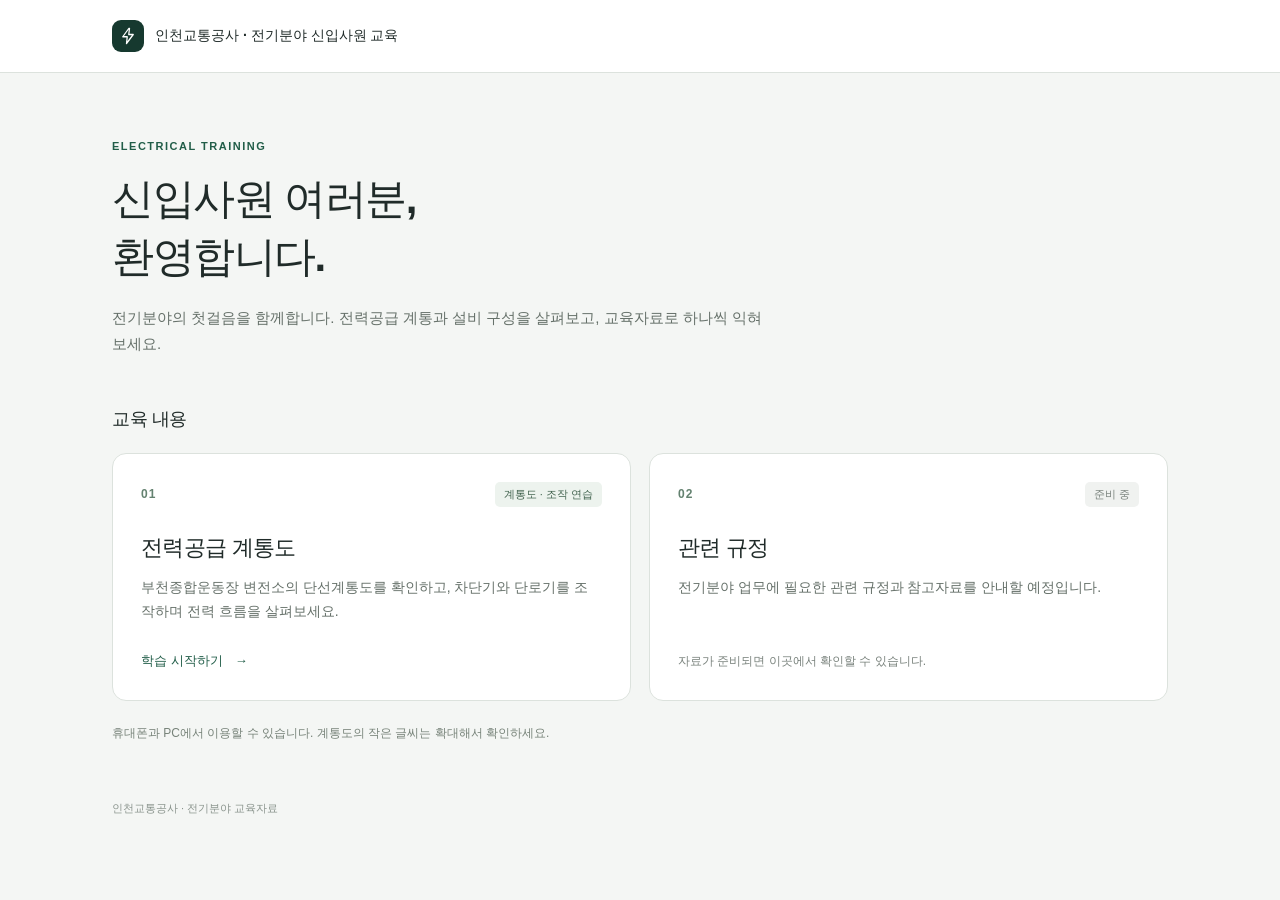
<file: index.html>
<!DOCTYPE html>
<html lang="ko">
<head>
<meta charset="UTF-8">
<meta name="viewport" content="width=device-width, initial-scale=1">
<meta name="theme-color" content="#16392f">
<title>인천교통공사 전기분야 신입사원 교육 안내</title>
<style>
:root{font-family:"Pretendard","Apple SD Gothic Neo","Malgun Gothic",Arial,sans-serif;color:#202b29;background:#f4f6f4;font-synthesis:none}*{box-sizing:border-box}body{margin:0;line-height:1.7}
.site-header{background:#fff;border-bottom:1px solid #dce2dd}.header-inner{max-width:1120px;margin:auto;padding:20px 32px;display:flex;align-items:center;gap:11px;font-size:14px;font-weight:700}.brand-icon{width:32px;height:32px;display:grid;place-items:center;background:#16392f;color:#fff;border-radius:9px;flex-shrink:0}.brand-icon svg{width:18px;height:18px}
main{max-width:1120px;margin:auto;padding:64px 32px 56px}.eyebrow{margin:0 0 14px;font-size:11px;font-weight:700;letter-spacing:1.5px;color:#215d48}h1{font-size:clamp(28px,4vw,42px);line-height:1.4;letter-spacing:-1.5px;margin:0 0 18px}.intro{margin:0;max-width:660px;font-size:15px;color:#66716a}.section-heading{margin:48px 0 18px;font-size:18px;letter-spacing:-.5px}
.courses{display:grid;grid-template-columns:1fr 1fr;gap:18px}.course{padding:28px;border:1px solid #dce2dd;border-radius:14px;background:#fff;min-width:0;display:flex;flex-direction:column;align-items:flex-start}a.course{text-decoration:none;color:inherit}a.course:hover{border-color:#658c75;background:#fbfdfb}a.course:focus-visible{outline:3px solid #2574ba;outline-offset:4px}.course-top{width:100%;display:flex;justify-content:space-between;align-items:center;gap:12px}.number{color:#648270;font-size:12px;font-weight:700;letter-spacing:1px}.badge{border-radius:5px;padding:3px 9px;color:#42634f;background:#edf3ee;font-size:11px}.badge.pending{background:#f0f2f0;color:#7a837d}.course h3{font-size:22px;margin:22px 0 10px;letter-spacing:-.7px}.course p{margin:0 0 26px;font-size:14px;color:#66716a}.course-action{margin-top:auto;font-size:13px;font-weight:700;color:#215d48;display:flex;align-items:center;gap:12px}.pending-text{margin-top:auto;font-size:12px;color:#7a837d}.note{margin:22px 0 0;font-size:12px;color:#778379}footer{max-width:1120px;margin:auto;padding:0 32px 28px;font-size:11px;color:#8a948d}
@media(max-width:600px){.header-inner{padding:14px 16px;font-size:12px}main{padding:36px 16px}h1{font-size:29px}.intro{font-size:14px}.section-heading{margin-top:32px}.courses{grid-template-columns:1fr;gap:14px}.course{padding:23px}footer{padding:0 16px 24px}}
</style>
</head>
<body>
<header class="site-header"><div class="header-inner"><span class="brand-icon" aria-hidden="true"><svg viewBox="0 0 24 24" fill="none"><path d="M13 2 5 13h6l-1 9 9-12h-6l1-8Z" stroke="currentColor" stroke-width="1.7" stroke-linejoin="round"/></svg></span><span>인천교통공사 · 전기분야 신입사원 교육</span></div></header>
<main>
<p class="eyebrow">ELECTRICAL TRAINING</p>
<h1>신입사원 여러분,<br>환영합니다.</h1>
<p class="intro">전기분야의 첫걸음을 함께합니다. 전력공급 계통과 설비 구성을 살펴보고, 교육자료로 하나씩 익혀보세요.</p>
<section aria-labelledby="courses-heading">
<h2 class="section-heading" id="courses-heading">교육 내용</h2>
<div class="courses">
<a class="course" href="./power.html">
<div class="course-top"><span class="number">01</span><span class="badge">계통도 · 조작 연습</span></div>
<h3>전력공급 계통도</h3>
<p>부천종합운동장 변전소의 단선계통도를 확인하고, 차단기와 단로기를 조작하며 전력 흐름을 살펴보세요.</p>
<span class="course-action">학습 시작하기 <span aria-hidden="true">→</span></span>
</a>
<article class="course">
<div class="course-top"><span class="number">02</span><span class="badge pending">준비 중</span></div>
<h3>관련 규정</h3>
<p>전기분야 업무에 필요한 관련 규정과 참고자료를 안내할 예정입니다.</p>
<span class="pending-text">자료가 준비되면 이곳에서 확인할 수 있습니다.</span>
</article>
</div>
</section>
<p class="note">휴대폰과 PC에서 이용할 수 있습니다. 계통도의 작은 글씨는 확대해서 확인하세요.</p>
</main>
<footer>인천교통공사 · 전기분야 교육자료</footer>
</body>
</html>
</file>
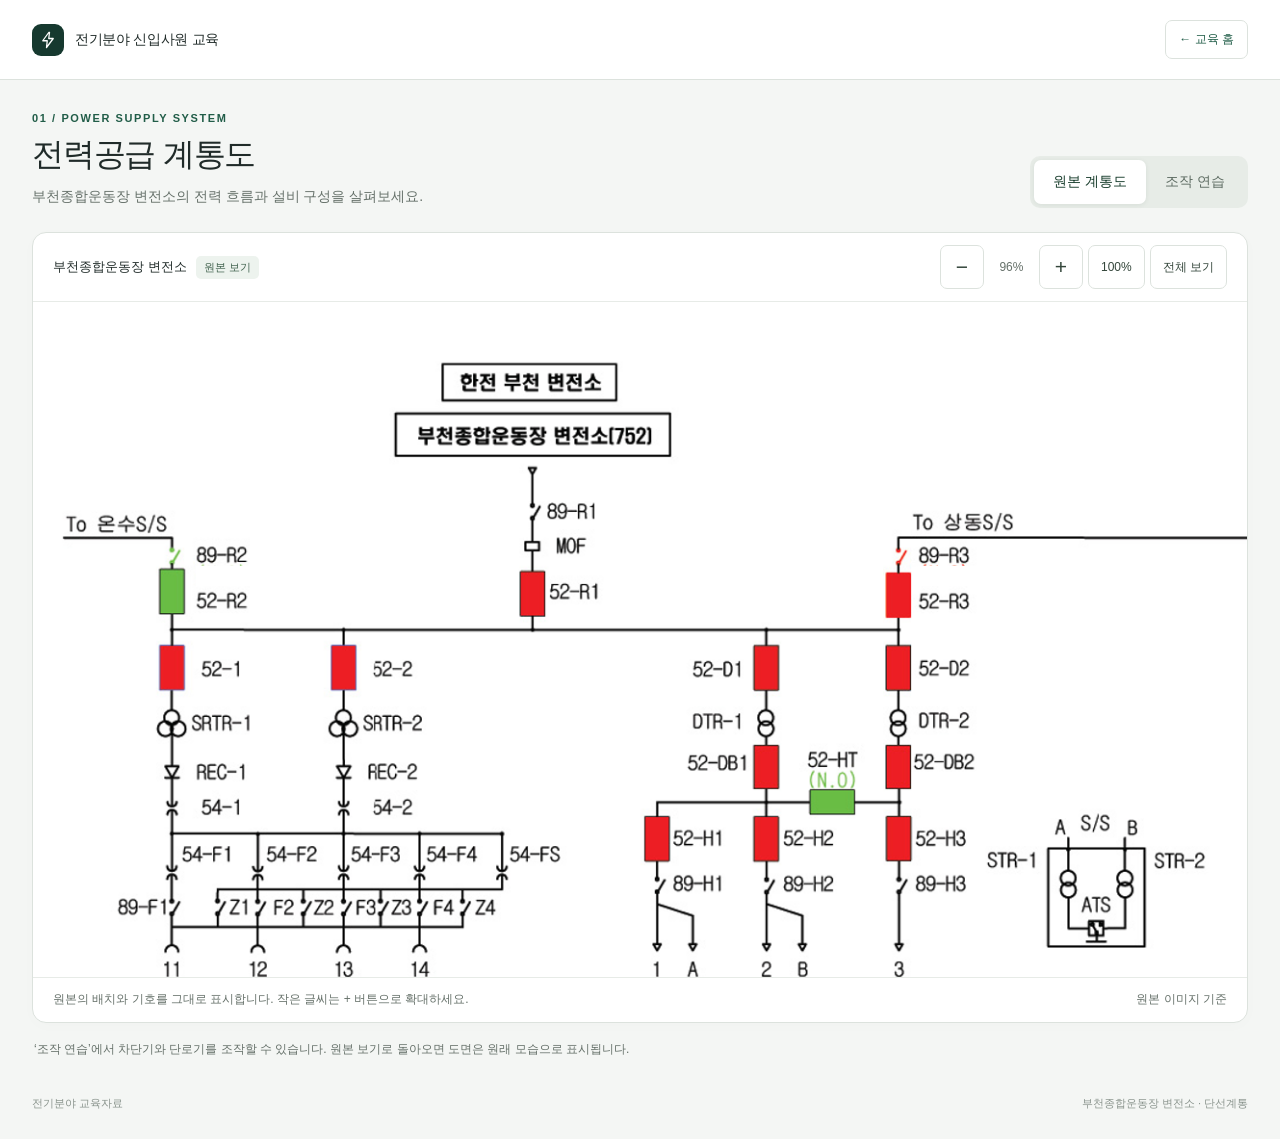
<file: power.html>
<!DOCTYPE html>
<html lang="ko">
<head>
<meta charset="utf-8">
<meta name="viewport" content="width=device-width,initial-scale=1">
<meta name="theme-color" content="#16392f">
<title>부천종합운동장 변전소 | 전기분야 신입사원 교육</title>
<style>
:root{font-family:"Pretendard","Apple SD Gothic Neo","Malgun Gothic",Arial,sans-serif;color:#202b29;background:#f4f6f4;font-synthesis:none;--green:#215d48;--border:#dce2dd;--muted:#66716a}
*{box-sizing:border-box}body{margin:0}button,select{font:inherit}button,select{min-height:44px}button{cursor:pointer}button:disabled{opacity:.4;cursor:default}button:focus-visible,select:focus-visible,summary:focus-visible{outline:3px solid #2574ba;outline-offset:3px}[hidden]{display:none!important}
.site-header{background:#fff;border-bottom:1px solid var(--border)}.header-inner{max-width:1440px;margin:auto;padding:20px 32px;display:flex;align-items:center;justify-content:space-between;gap:16px}.brand{display:flex;align-items:center;gap:11px;font-size:14px;font-weight:700;letter-spacing:-.3px}.brand-icon{width:32px;height:32px;display:grid;place-items:center;background:#16392f;color:white;border-radius:9px}.brand-icon svg{width:18px;height:18px}.header-caption{font-size:12px;color:var(--muted)}.home-link{color:var(--green);text-decoration:none;border:1px solid var(--border);border-radius:7px;padding:10px 13px;font-size:12px;white-space:nowrap}.home-link:hover{background:#f0f5f0}.home-link:focus-visible{outline:3px solid #2574ba;outline-offset:3px}
main{max-width:1440px;margin:auto;padding:32px}.intro{display:flex;align-items:flex-end;justify-content:space-between;gap:24px;margin-bottom:24px}.eyebrow{font-size:11px;font-weight:700;color:var(--green);letter-spacing:1.6px;margin:0 0 10px}h1{font-size:clamp(23px,3vw,32px);line-height:1.3;letter-spacing:-1.2px;margin:0 0 9px}.subtitle{margin:0;color:var(--muted);font-size:14px;line-height:1.7}.mode-switch{display:flex;padding:4px;background:#e7ece7;border-radius:10px;flex-shrink:0}.mode-switch button{border:0;background:transparent;color:#5d6b62;border-radius:7px;padding:10px 19px;font-size:14px;font-weight:600;white-space:nowrap}.mode-switch button[aria-pressed="true"]{background:white;color:#183d2c;box-shadow:0 1px 5px #20372513}
.drawing-card{background:#fff;border:1px solid var(--border);border-radius:14px;overflow:hidden;box-shadow:0 3px 16px #223b2504}.drawing-toolbar{display:flex;justify-content:space-between;align-items:center;gap:12px;padding:12px 20px;border-bottom:1px solid #e7ebe7;flex-wrap:wrap}.drawing-label{display:flex;align-items:center;gap:9px;flex-wrap:wrap;font-size:13px;font-weight:600}.badge{padding:4px 8px;border-radius:5px;background:#edf3ee;color:#42634f;font-size:11px;font-weight:600}.zoom-tools{display:flex;align-items:center;gap:5px}.icon-btn,.quiet-btn{border:1px solid var(--border);border-radius:7px;background:white;color:#34463b;padding:7px 12px;font-size:12px}.icon-btn{width:44px;padding:0;font-size:21px}.quiet-btn:hover,.icon-btn:hover{background:#f0f5f0}#zoom-value{font-size:12px;color:var(--muted);min-width:45px;text-align:center;font-variant-numeric:tabular-nums}
.viewer{overflow:auto;max-height:75vh;background:#fff;overscroll-behavior:contain;scrollbar-color:#b4c2b8 #f3f5f3}.diagram-wrap{margin:0 auto;flex-shrink:0}#diagram{display:block;width:100%;height:auto;touch-action:pan-x pan-y pinch-zoom}.hotspot{cursor:pointer;outline:none}.hotspot .target{fill:transparent;stroke:transparent;stroke-width:2}.hotspot:hover .target,.hotspot:focus-visible .target{fill:#216eaf18;stroke:#2176ad;stroke-dasharray:4 3}.hotspot[aria-current="true"] .target{stroke:#2176ad;stroke-dasharray:4 3}
.drawing-footer{display:flex;justify-content:space-between;gap:12px;padding:12px 20px;border-top:1px solid #e7ebe7;font-size:12px;color:var(--muted);line-height:1.6}.drawing-footer p{margin:0}.legend{display:flex;gap:14px;align-items:center;flex-wrap:wrap}.legend span{display:inline-flex;align-items:center;gap:5px}.swatch{width:10px;height:10px;border:1px solid #333;display:inline-block}.closed{background:#ed2226}.opened{background:#67b53f}.line{display:inline-block;width:18px;height:0;border-top:3px solid}.live{border-color:#e92828}.dead{border-color:#2baf57}
.practice-heading{display:flex;justify-content:space-between;align-items:center;gap:14px;margin:24px 0 12px}.practice-heading h2{font-size:17px;margin:0;letter-spacing:-.5px}.practice-actions{display:flex;align-items:center;gap:12px}#count{font-size:12px;color:var(--muted)}.panels{display:grid;grid-template-columns:minmax(0,1.15fr) minmax(0,1fr) minmax(0,.9fr);gap:14px}.panel{background:#fff;border:1px solid var(--border);border-radius:12px;padding:20px;min-width:0}.panel h3{font-size:13px;margin:0 0 16px}.field-label{display:block;font-size:12px;color:var(--muted);margin:0 0 7px}select{width:100%;border:1px solid #cdd7ce;border-radius:7px;background:#fff;padding:8px 30px 8px 10px;font-size:13px;color:#283e30}#selection{font-size:13px;line-height:1.7;color:var(--muted);min-height:60px;margin-top:12px}#selection strong{display:block;font-size:14px;color:#243c2c}.selection-state{display:flex;align-items:center;gap:8px;justify-content:space-between;margin-top:4px}.state{font-size:12px;border-radius:5px;padding:4px 9px;background:#edf4e9;color:#416d32;font-weight:600}.state.on{background:#ffefed;color:#ac342e}.primary-btn{background:#215d48;border:1px solid #215d48;color:#fff;width:100%;border-radius:7px;padding:9px 14px;margin-top:10px;font-size:13px}.primary-btn:hover{background:#184c39}.primary-btn:disabled{background:#829c8d;border-color:#829c8d}.supply-row{display:flex;align-items:center;justify-content:space-between;gap:10px;padding:9px 0;border-bottom:1px solid #edf0ec;font-size:13px}.supply-row:last-child{border:0}.supply-status{display:inline-flex;align-items:center;gap:6px;color:#6c776f;font-size:12px}.supply-status:before{content:"";width:6px;height:6px;border-radius:50%;background:#a0aaa2}.supply-status.on{color:#b2342d}.supply-status.on:before{background:#dc3329}.empty{font-size:12px;color:#7e897f;line-height:1.8}#history{list-style:none;margin:0;padding:0;font-size:12px;max-height:320px;overflow:auto}#history li{display:flex;align-items:baseline;gap:10px;padding:8px 0;border-bottom:1px solid #edf0ec}#history time{color:#7c887f;font-size:10px;font-variant-numeric:tabular-nums}#history span{line-height:1.6}#history strong{font-weight:600}.note{margin:18px 0 0;color:var(--muted);font-size:12px;line-height:1.8}.note summary{cursor:pointer;width:fit-content;padding:6px 0}.note p{max-width:900px;margin:5px 0 0}.reference-note{margin:16px 2px 0;font-size:12px;color:var(--muted);line-height:1.8}.sr-only{position:absolute;width:1px;height:1px;padding:0;margin:-1px;overflow:hidden;clip:rect(0,0,0,0);white-space:nowrap;border:0}footer{max-width:1440px;margin:0 auto;padding:4px 32px 28px;color:#8a948d;font-size:11px;display:flex;justify-content:space-between;gap:12px}
@media(min-width:1800px){.viewer{max-height:none}}@media(max-width:1000px){.intro{align-items:flex-start;flex-direction:column;gap:18px}.panels{grid-template-columns:1fr 1fr}.panel:last-child{grid-column:1/-1}.header-caption{display:none}}@media(max-width:600px){.header-inner{padding:14px 16px}.brand{font-size:12px}main{padding:24px 12px}.intro{margin-bottom:18px}.eyebrow{font-size:10px}h1{font-size:24px}.subtitle{font-size:13px}.mode-switch{width:100%}.mode-switch button{flex:1;padding:10px}.drawing-card{border-radius:10px}.drawing-toolbar{padding:10px;gap:8px}.drawing-label{font-size:12px}.zoom-tools{width:100%;justify-content:flex-end}.drawing-footer{padding:12px;flex-direction:column;gap:7px}.practice-heading{align-items:flex-start;flex-direction:column;gap:10px}.practice-actions{justify-content:space-between;width:100%}.panels{grid-template-columns:1fr}.panel:last-child{grid-column:auto}.panel{padding:17px}.viewer{max-height:65vh}footer{padding:0 14px 22px;flex-wrap:wrap}.reference-note{font-size:11px}}
@media(prefers-reduced-motion:no-preference){button{transition:background .15s,color .15s}}
</style>
<link rel="stylesheet" href="./ac-training.css?v=5bbc6f640ba4">
</head>
<body>
<header class="site-header"><div class="header-inner"><div class="brand"><span class="brand-icon" aria-hidden="true"><svg viewBox="0 0 24 24" fill="none"><path d="M13 2 5 13h6l-1 9 9-12h-6l1-8Z" stroke="currentColor" stroke-width="1.7" stroke-linejoin="round"/></svg></span>전기분야 신입사원 교육</div><a class="home-link" href="./index.html">← 교육 홈</a></div></header>
<main>
<section class="intro" aria-labelledby="page-title"><div><p class="eyebrow">01 / POWER SUPPLY SYSTEM</p><h1 id="page-title">전력공급 계통도</h1><p class="subtitle">부천종합운동장 변전소의 전력 흐름과 설비 구성을 살펴보세요.</p></div><div class="mode-switch" role="group" aria-label="화면 선택"><button id="reference-mode" aria-pressed="true">원본 계통도</button><button id="practice-mode" aria-pressed="false">조작 연습</button></div></section>
<section class="drawing-card" aria-label="계통도 보기">
<div class="drawing-toolbar"><div class="drawing-label">부천종합운동장 변전소 <span class="badge" id="mode-badge">원본 보기</span></div><div class="zoom-tools" role="group" aria-label="도면 확대 및 축소"><button class="icon-btn" id="zoom-out" aria-label="축소">−</button><output id="zoom-value" aria-label="확대 비율">100%</output><button class="icon-btn" id="zoom-in" aria-label="확대">+</button><button class="quiet-btn" id="actual-size">100%</button><button class="quiet-btn" id="fit">전체 보기</button></div></div>
<div class="viewer" id="viewer" tabindex="0" role="region" aria-label="확대 시 좌우와 위아래로 스크롤할 수 있는 계통도"><div class="diagram-wrap" id="diagram-wrap"><svg id="diagram" xmlns="http://www.w3.org/2000/svg" viewBox="0 0 1261 713" role="img" aria-labelledby="diagram-title diagram-desc"><title id="diagram-title">부천종합운동장 변전소 단선계통도</title><desc id="diagram-desc">한전 수전 계통, 온수·상동 연계, 정류기와 직류 급전, 소내 전원 계통. 조작 연습에서는 아래 설비 선택 메뉴로도 각 기기를 조작할 수 있습니다.</desc><image id="reference-image" href="[data-uri]" x="0" y="0" width="1261" height="713"/><g id="hidden-reference-annotations" fill="#fff" pointer-events="none"><rect x="169" y="274" width="63" height="21"/><rect x="919" y="274" width="65" height="21"/></g><g id="simulation" style="display:none"><g id="trace-layer" pointer-events="none"></g><g id="marks" pointer-events="none"></g><g id="hotspots"></g></g></svg></div></div>
<div class="drawing-footer"><p id="view-help">원본의 배치와 기호를 그대로 표시합니다. 작은 글씨는 + 버튼으로 확대하세요.</p><span id="reference-tag">원본 이미지 기준</span><div class="legend" id="practice-legend" hidden><span><i class="swatch closed"></i>투입</span><span><i class="swatch opened"></i>개방</span><span><i class="line live"></i>가압</span><span><i class="line dead"></i>비가압</span></div></div>
</section>
<p class="reference-note" id="reference-note">‘조작 연습’에서 차단기와 단로기를 조작할 수 있습니다. 원본 보기로 돌아오면 도면은 원래 모습으로 표시됩니다.</p>
<div id="practice-area" hidden>
<div class="practice-heading"><h2>설비 조작 연습</h2><div class="practice-actions"><span id="count"></span><button id="reset" class="quiet-btn">전체 개방으로 초기화</button></div></div>
<div class="panels"><section class="panel"><h3>선택한 설비</h3><label class="field-label" for="device-select">도면을 누르거나 설비를 선택하세요</label><select id="device-select"><option value="">설비 선택</option></select><div id="selection"></div><button class="primary-btn" id="operate-selected" disabled>설비를 선택하세요</button></section><section class="panel"><h3>전차선 공급 상태 <span class="badge">교육용 모델</span></h3><div id="supply"></div></section><section class="panel"><h3>조작 이력 <span class="badge">최근 12건</span></h3><ol id="history"></ol></section></div>
<section class="source-panel" aria-labelledby="source-title"><h3 id="source-title">연계선 전원 · 1차측 전압</h3><div class="source-controls"><label><input type="checkbox" data-source="onsu" checked disabled>온수 측 연계선 · 상시 가압</label><label><input type="checkbox" data-source="sangdong">상동 측 외부 전원 가압</label></div><p class="source-help">R2·R3의 84는 각각 89 단로기 1차측(연계선 측)의 전압을 감지합니다. 온수 측은 외부 변전소에서 공급받아 항상 가압 상태이며, 상동 측 외부 전원은 체크 항목으로 모의합니다. 상동 외부 전원이 없어도 89·52가 연결돼 모선에서 역가압되면 84가 동작합니다. 한전 수전은 가압 상태로 가정합니다.</p><div id="primary-voltage" class="primary-voltage" role="status" aria-live="polite"></div></section>
<p id="operation-feedback" class="ac-feedback" role="status" hidden></p>
<section class="ac-panel" aria-labelledby="ac-title">
 <div class="ac-heading"><h3 id="ac-title">보호계전·인터록 연습</h3><label for="ac-device-select">대상 AC 차단기<select id="ac-device-select"><option value="">설비를 선택하세요</option></select></label></div>
 <p class="ac-intro">계전요소의 ‘동작 접점’을 체크해 반응을 살펴보세요. 52-R1·52-R2·52-R3는 각각의 소스에 따른 RUN 시퀀스와 TEST 개별 조작을 지원합니다. 52-1은 프로젝트 소스에 따른 RUN/TEST 직접 조작과 54-1 연동을 지원합니다. 전류·전압 정정치를 계산하는 기능은 아닙니다.</p>
 <div id="ac-controls"></div>
 <details class="ac-scope"><summary>적용한 소스와 조작 안내</summary><p>R1·R2·R3·52-1의 기존 로직과, 압축파일의 52-2·D1·D2·DB1·DB2·H1·H2·H3 전체 접점망을 적용합니다. HT는 DB1의 CB2 출력으로 조작합니다. 보호입력은 계전요소가 이미 동작한 접점 상태를 뜻합니다.</p><p>H1·H2·H3의 소스에는 투입 허가에 UVR1 a접점이 있어 ON이 필요합니다. H2·H3의 최초 단로기 투입은 TEST에서 진행하세요. 각 반에서 RUN/TEST·LOCAL/REMOTE, 보호요소, 표시 복귀, 타이머와 원본 출력을 확인할 수 있습니다. DC 차단기 자체의 별도 프로젝트는 압축파일에 없으며, 54-1·54-2는 AC 측 허가·트립 신호와 연동합니다.</p></details>
</section>
<details class="note"><summary>연습 화면의 표시 기준</summary><p>모든 차단기와 단로기가 개방 상태에서 시작합니다. 차단기 색은 투입·개방 상태를, 선로 색은 교육용 모델의 가압·비가압 상태를 나타냅니다. 한전 수전과 온수 측 연계선은 가압 상태이며 상동 측 연계선 전원만 별도로 설정합니다. R2·R3의 84는 각각 89-R2·89-R3 1차측 전압으로 자동 결정됩니다. 피뢰기·ATS 상세 회로는 모의하지 않으며 AC 인터록은 제공 소스·도면과 확인된 조건으로 적용합니다. 실제 작업은 승인된 사내 절차를 따라야 합니다.</p></details>
</div>
<p class="sr-only" id="announcement" role="status" aria-live="polite" aria-atomic="true"></p>
</main><footer><span>전기분야 교육자료</span><span>부천종합운동장 변전소 · 단선계통</span></footer>
<script src="./power-network.js?v=4d3ef3ede8d9"></script>
<script src="./breaker-sequence.js?v=869fc8139bb7"></script>
<script src="./r1-sequence.js?v=f5a9b81d53cc"></script>
<script src="./r2-sequence.js?v=cb41435c86da"></script>
<script src="./r3-sequence.js?v=551d6e720816"></script>
<script src="./s1-sequence.js?v=e8b5b8b54099"></script>
<script src="./station-logic-data.js?v=b26c5effba24"></script>
<script src="./ladder-runtime.js?v=544b104af379"></script>
<script src="./station-sequence.js?v=afc4dec422c0"></script>
<script src="./ac-protection.js?v=31ed2c51f69e"></script>
<script>
'use strict';
const WIDTH=1261, HEIGHT=713;
const svg=document.getElementById('diagram');
const overlay=document.getElementById('hotspots');
const marks=document.getElementById('marks');
const traceLayer=document.getElementById('trace-layer');
const information=document.getElementById('selection');
const supply=document.getElementById('supply');
const historyList=document.getElementById('history');
const stat=document.getElementById('count');
const names=['11','12','13','14'];
const NS='http://www.w3.org/2000/svg';
const devices = [
  ['89-R2',144,264,27,29,false,'knife','온수 연계 단로기'],
  ['52-R2',144,301,35,51,false,'rect','온수 연계 차단기'],
  ['89-R1',519,222,28,34,false,'knife','한전 부천변전소 수전 단로기'],
  ['52-R1',519,303,36,56,false,'rect','한전 수전 차단기'],
  ['89-R3',899,264,28,29,false,'knife','상동 연계 단로기'],
  ['52-R3',899,303,35,54,false,'rect','상동 연계 차단기'],
  ['52-1',144,380,35,53,false,'rect','SRTR-1 공급 차단기'],
  ['52-2',322,380,35,53,false,'rect','SRTR-2 공급 차단기'],
  ['52-D1',762,380,35,53,false,'rect','DTR-1 공급 차단기'],
  ['52-D2',899,380,35,53,false,'rect','DTR-2 공급 차단기'],
  ['54-1',144,528,29,35,false,'dc-rect','직류고속도차단기 54-1'],
  ['54-2',322,528,29,35,false,'dc-rect','직류고속도차단기 54-2'],
  ['54-F1',144,594,31,37,false,'dc-rect','직류 급전 1회로'],
  ['54-F2',233,594,31,37,false,'dc-rect','직류 급전 2회로'],
  ['54-F3',322,594,31,37,false,'dc-rect','직류 급전 3회로'],
  ['54-F4',401,594,31,37,false,'dc-rect','직류 급전 4회로'],
  ['54-FS',488,594,31,37,false,'dc-rect','우회 급전 차단기'],
  ['89-F1',144,631,31,35,false,'knife','11번 전차선 정상 급전 단로기'],
  ['F2',233,631,31,35,false,'knife','12번 전차선 정상 급전 단로기'],
  ['F3',322,631,31,35,false,'knife','13번 전차선 정상 급전 단로기'],
  ['F4',401,631,31,35,false,'knife','14번 전차선 정상 급전 단로기'],
  ['Z1',192,631,29,35,false,'knife','11번 전차선 우회 단로기'],
  ['Z2',279,631,29,35,false,'knife','12번 전차선 우회 단로기'],
  ['Z3',365,631,29,35,false,'knife','13번 전차선 우회 단로기'],
  ['Z4',448,631,29,35,false,'knife','14번 전차선 우회 단로기'],
  ['52-DB1',762,483,35,55,false,'rect','DTR-1 이차측 차단기'],
  ['52-DB2',899,483,35,55,false,'rect','DTR-2 이차측 차단기'],
  ['52-HT',830,520,51,35,false,'tie','소내 모선연락 차단기'],
  ['52-H1',648,558,34,54,false,'rect','소내 1호계 차단기'],
  ['52-H2',762,558,34,54,false,'rect','소내 2호계 차단기'],
  ['52-H3',899,558,34,54,false,'rect','소내 3호계 차단기'],
  ['89-H1',648,609,29,39,false,'knife','소내 1호계 단로기'],
  ['89-H2',762,609,29,39,false,'knife','소내 2호계 단로기'],
  ['89-H3',899,609,29,39,false,'knife','소내 3호계 단로기']
].map(([id,x,y,w,h,initial,appearance,description]) =>
 ({id,x,y,w,h,initial,closed:initial,appearance,description,changed:false}));
const byId = new Map(devices.map(d=>[d.id,d]));
let selectedId = null;
let mode = "reference";
let events = [];
let lastFeedback='';
const acModel=ACProtection.create({devices:byId,onEvent:recordEvent,onChange:updateDisplay});
function recordEvent(ev){
 const time=new Date().toLocaleTimeString('ko-KR',{hour:'2-digit',minute:'2-digit',second:'2-digit',hour12:false});
 events.unshift({...ev,time});
 if(events.length>12)events.length=12;
 if(ev.kind==='blocked'){lastFeedback=ev.message;}
 announce(ev.message);
}

function element(tag, attrs, parent=overlay) {
 const e = document.createElementNS(NS,tag);
 for(const [key,value] of Object.entries(attrs)) e.setAttribute(key,value);
 parent.appendChild(e);
 return e;
}
function energized(){return new Set(acModel.powerStatus().energized);}

const paths = [
 // 한전 수전 계통
 {node:'kepco',points:'519,173 519,211'},
 {node:'r1a',points:'519,235 519,248'},
 {node:'r1a',points:'519,261 519,279'},
 {node:'ac',points:'519,327 519,340'},
 // 온수·상동 연계선: 전원 설정과 스위치 연결 상태에 따른 가압 표시
 {node:'onsu',points:'32,244 144,244 144,256'},
 {node:'r2a',points:'144,273 144,280'},
 {node:'ac',points:'144,326 144,340'},
 {node:'sangdong',points:'1260,244 899,244 899,256'},
 {node:'r3a',points:'899,273 899,280'},
 {node:'ac',points:'899,327 899,340'},
 // AC 주모선 (일렬 한 구간)
 {node:'ac',points:'144,340 899,340'},
 // 52-1 → SRTR-1 → REC-1 → 54-1
 {node:'ac',points:'144,340 144,356'},
 {node:'tr1',points:'144,404 144,425'},
 {node:'tr1',points:'144,451 144,480'},
 {node:'rec1out',points:'144,501 144,510'},
 {node:'dc',points:'144,546 144,552'},
 // 52-2 → SRTR-2 → REC-2 → 54-2
 {node:'ac',points:'322,340 322,356'},
 {node:'tr2',points:'322,404 322,425'},
 {node:'tr2',points:'322,451 322,480'},
 {node:'rec2out',points:'322,501 322,510'},
 {node:'dc',points:'322,546 322,552'},
 // 직류 공통 주모선
 {node:'dc',points:'144,552 488,552'},
 // 정상 HSCB 상류
 {node:'dc',points:'144,552 144,571'},
 {node:'dc',points:'233,552 233,571'},
 {node:'dc',points:'322,552 322,571'},
 {node:'dc',points:'401,552 401,571'},
 {node:'dc',points:'488,552 488,571'},
 // 정상 HSCB 하류, 정상 단로기 상류
 {node:'f1',points:'144,608 144,620'},
 {node:'f2',points:'233,608 233,620'},
 {node:'f3',points:'322,608 322,620'},
 {node:'f4',points:'401,608 401,620'},
 {node:'bypass',points:'488,608 488,609'},
 // 54-FS → 우회모선
 {node:'bypass',points:'488,609 192,609'},
 {node:'bypass',points:'192,609 192,620'},
 {node:'bypass',points:'279,609 279,620'},
 {node:'bypass',points:'365,609 365,620'},
 {node:'bypass',points:'448,609 448,620'},
 // 정상 회로 단로기 아래쪽과 각 전차선
 {node:'line11',points:'144,650 144,672'},
 {node:'line12',points:'233,650 233,672'},
 {node:'line13',points:'322,650 322,672'},
 {node:'line14',points:'401,650 401,672'},
 // Z 분기(우회모선부터 각 전차선까지)
 {node:'line11',points:'192,645 192,649 144,649'},
 {node:'line12',points:'279,645 279,649 233,649'},
 {node:'line13',points:'365,645 365,649 322,649'},
 {node:'line14',points:'448,645 448,649 401,649'},
 // DTR-1 / DTR-2 수전부
 {node:'ac',points:'762,340 762,356'},
 {node:'dtr1',points:'762,404 762,425'},
 {node:'dtr1',points:'762,451 762,460'},
 {node:'auxA',points:'762,506 762,520'},
 {node:'ac',points:'899,340 899,356'},
 {node:'dtr2',points:'899,404 899,425'},
 {node:'dtr2',points:'899,451 899,460'},
 {node:'auxB',points:'899,506 899,520'},
 // 소내 AC모선 A / B. 52-HT 양쪽은 독립 색상 구간.
 {node:'auxA',points:'648,520 807,520'},
 {node:'auxB',points:'853,520 899,520'},
 // 52-H1, 52-H2, 52-H3 및 89-H1~89-H3
 {node:'auxA',points:'648,520 648,533'},
 {node:'auxA',points:'762,520 762,533'},
 {node:'auxB',points:'899,520 899,533'},
 {node:'h1',points:'648,581 648,598'},
 {node:'h2',points:'762,581 762,598'},
 {node:'h3',points:'899,581 899,598'},
 {node:'room1',points:'648,622 648,670'},
 {node:'room1',points:'648,626 686,639 686,670'},
 {node:'room2',points:'762,622 762,670'},
 {node:'room2',points:'762,626 799,639 799,670'},
 {node:'room3',points:'899,622 899,670'}
];

const COLOR_LIVE='#e92828', COLOR_OFF='#2baf57';
const RED='#ed2226', GREEN='#67b53f';
const deviceSelect=document.getElementById('device-select');
const operateButton=document.getElementById('operate-selected');
function announce(message){document.getElementById('announcement').textContent=message;}
function drawHotspots(){
 overlay.replaceChildren();
 for(const d of devices){
  const g=element('g',{role:'button',tabindex:'0',class:'hotspot','data-device':d.id});
  element('rect',{class:'target',x:d.x-20,y:d.y-22,width:40,height:44,rx:4},g);
  element('title',{},g).textContent=d.id+' · '+d.description;
  g.addEventListener('click',()=>operate(d.id));
  g.addEventListener('keydown',e=>{if(e.key==='Enter'||e.key===' '){e.preventDefault();operate(d.id);}});
 }
}
// Only replace a symbol's own footprint. Reference text is never moved or rasterized again.
function drawMarks(){
 marks.replaceChildren();
 for(const d of devices){
  const color=d.closed?RED:GREEN;
  if(d.appearance==='rect'||d.appearance==='tie'){
   const b=d.appearance==='tie'?{x:807,y:507,width:46,height:25}:
    d.id==='52-R2'?{x:132,y:278,width:25,height:46}:
    {x:d.x-12,y:d.y-23,width:24,height:46};
   element('rect',{x:b.x-1.5,y:b.y-1.5,width:b.width+3,height:b.height+3,fill:'#fff'},marks);
   element('rect',{...b,fill:color,stroke:'#333','stroke-width':1.2},marks);
  }else if(d.appearance==='knife'){
   const x=d.x,y=d.y;
   element('rect',{x:x-7,y:y-14,width:18,height:28,fill:'#fff'},marks);
   element('path',{d:`M${x},${y-14}V${y-10}M${x},${y+10}V${y+14}`,fill:'none',stroke:color,'stroke-width':2.4},marks);
   element('path',{d:`M${x},${y+10}L${d.closed?x:x+7},${y-10}`,fill:'none',stroke:color,'stroke-width':2.8,'stroke-linecap':'round'},marks);
   for(const dy of [-10,10])element('circle',{cx:x,cy:y+dy,r:1.8,fill:color},marks);
  }else if(d.appearance==='dc-rect'){
   const x=d.x,y=d.y;
   element('rect',{x:x-8,y:y-13,width:16,height:26,fill:'#fff'},marks);
   element('path',{d:`M${x},${y-13}V${y-3}M${x-5},${y-7}Q${x-5},${y+1} ${x},${y+1}Q${x+5},${y+1} ${x+5},${y-7}M${x},${y+13}V${y+4}M${x-5},${y+8}Q${x-5},${y} ${x},${y}Q${x+5},${y} ${x+5},${y+8}`,fill:'none',stroke:color,'stroke-width':2,'stroke-linecap':'round'},marks);
   if(d.closed)element('line',{x1:x,y1:y-4,x2:x,y2:y+5,stroke:color,'stroke-width':2},marks);
  }
 }
 // R2/R3 annotations are hidden in both views; retain the HT reference-state annotation.
 for(const [id,x,y,w] of [['52-HT',805,487,54]]){
  element('rect',{x,y,width:w,height:21,fill:'#fff'},marks);
  element('text',{x,y:y+17,fill:byId.get(id).closed?RED:GREEN,'font-size':19,'font-family':'Arial,sans-serif'},marks).textContent=byId.get(id).closed?'(N.C)':'(N.O)';
 }
}
function drawTraces(hot){
 traceLayer.replaceChildren();
 for(const p of paths)element('polyline',{points:p.points,fill:'none',stroke:hot.has(p.node)?COLOR_LIVE:COLOR_OFF,'stroke-width':2.8,'stroke-linejoin':'round'},traceLayer);
}
function updateDisplay(){
 const hot=energized();
 const power=acModel.powerStatus();
 for(const input of document.querySelectorAll('[data-source]'))input.checked=power.sources[input.dataset.source];
 document.getElementById('primary-voltage').innerHTML=Object.entries(power.primary).map(([id,state])=>`<div class="primary-state ${state.live?'live':''}"><strong>${id.replace('52-','89-')} 1차측 ${state.live?'가압':'무가압'}</strong><span>${id} 84 ${state.live?'동작 (ON)':'비동작 (OFF)'}</span></div>`).join('');
 drawTraces(hot);drawMarks();
 for(const g of overlay.children){
  const d=byId.get(g.dataset.device);
  g.setAttribute('aria-label',`${d.id} ${d.description}, ${d.closed?'투입':'개방'}, 누르면 ${d.closed?'개방':'투입'}`);
  g.setAttribute('aria-pressed',String(d.closed));
  g.setAttribute('aria-current',String(d.id===selectedId));
 }
 const descriptions=['11 하선','12 상선','13 하선','14 상선'];
 supply.innerHTML=descriptions.map((label,i)=>`<div class="supply-row"><span>${label}</span><span class="supply-status ${hot.has('line'+names[i])?'on':''}">${hot.has('line'+names[i])?'가압':'비가압'}</span></div>`).join('');
 stat.textContent=`투입 ${devices.filter(d=>d.closed).length} · 개방 ${devices.filter(d=>!d.closed).length}`;
 const d=byId.get(selectedId);
 deviceSelect.value=d?d.id:'';
 operateButton.disabled=!d;
 if(d){
  information.innerHTML=`<strong>${d.id}</strong><div class="selection-state"><span>${d.description}</span><span class="state ${d.closed?'on':''}">${d.closed?'투입':'개방'}</span></div><span class="scope-tag">${acModel.definitions[d.id]?((['52-R1','52-R2','52-R3','52-1'].includes(d.id)||acModel.definitions[d.id]?.native)?'프로젝트 소스 시퀀스·보호 적용':'AC 도면 조건 적용'):(['89-R1','89-R2','89-R3','89-H1','54-1'].includes(d.id)?'AC 연동 조건 적용':'도면 미등록 · 단순 조작')}</span>`;
  operateButton.textContent=`${d.id} ${d.closed?'개방하기':'투입하기'}`;
 }else{
  information.textContent='설비를 선택하면 명칭과 현재 상태를 확인할 수 있습니다.';
  operateButton.textContent='설비를 선택하세요';
 }
 historyList.replaceChildren();
 if(!events.length){const li=document.createElement('li');li.className='empty';li.textContent='아직 조작 내역이 없습니다.';historyList.append(li);}
 for(const ev of events.slice(0,12)){
  const li=document.createElement('li');
  const time=document.createElement('time');time.textContent=ev.time;
  const span=document.createElement('span');span.textContent=ev.message;
  const tag=document.createElement('b');tag.className='history-kind '+ev.kind;tag.textContent=({operation:'조작',trip:'트립',relay:'계전',input:'입력',timer:'시간',blocked:'차단',reset:'복귀',alarm:'경보',command:'출력'})[ev.kind]||'상태';
  li.append(time,tag,span);historyList.append(li);
 }
 const feedback=document.getElementById('operation-feedback');
 feedback.textContent=lastFeedback;feedback.hidden=!lastFeedback;
 renderACControls();
}
function operate(id){
 if(mode!=='practice')return;
 if(!byId.has(id))return;
 selectedId=id;lastFeedback='';
 acModel.request(id);
}
function setMode(next){
 mode=next;const practice=mode==='practice';
 document.getElementById('reference-mode').setAttribute('aria-pressed',String(!practice));
 document.getElementById('practice-mode').setAttribute('aria-pressed',String(practice));
 document.getElementById('simulation').style.display=practice?'':'none';
 document.getElementById('practice-area').hidden=!practice;
 document.getElementById('practice-legend').hidden=!practice;
 document.getElementById('reference-tag').hidden=practice;
 document.getElementById('reference-note').hidden=practice;
 document.getElementById('mode-badge').textContent=practice?'교육용 연습':'원본 보기';
 document.getElementById('view-help').textContent=practice?'설비를 누르면 투입·개방됩니다. 아래 선택 메뉴로도 조작할 수 있습니다.':'원본의 배치와 기호를 그대로 표시합니다. 작은 글씨는 + 버튼으로 확대하세요.';
 // The SVG contains interactive descendants only while practicing.
 svg.setAttribute('role',practice?'group':'img');
 announce(practice?'조작 연습 화면입니다. 연습 상태는 화면을 전환해도 유지됩니다.':'원본 계통도 화면입니다.');
}
for(const d of devices){const option=document.createElement('option');option.value=d.id;option.textContent=`${d.id} · ${d.description}`;deviceSelect.append(option);}
deviceSelect.addEventListener('change',()=>{selectedId=deviceSelect.value||null;lastFeedback='';updateDisplay();});
operateButton.addEventListener('click',()=>operate(selectedId));
document.getElementById('reset').addEventListener('click',()=>{
 for(const d of devices)d.closed=d.initial;
 selectedId=null;events=[];lastFeedback='';acModel.reset();updateDisplay();announce('모든 설비를 개방 상태로 초기화했습니다. 보호 모의 입력과 표시기억도 초기화했습니다.');
});
document.getElementById('reference-mode').addEventListener('click',()=>setMode('reference'));
document.getElementById('practice-mode').addEventListener('click',()=>setMode('practice'));
const viewer=document.getElementById('viewer'),wrap=document.getElementById('diagram-wrap');
let scale=1, fitMode=true;
const MIN_SCALE=.15,MAX_SCALE=3;
function renderZoom(){
 wrap.style.width=(WIDTH*scale)+'px';
 document.getElementById('zoom-value').value=Math.round(scale*100)+'%';
 document.getElementById('zoom-out').disabled=scale<=MIN_SCALE;
 document.getElementById('zoom-in').disabled=scale>=MAX_SCALE;
}
function fit(){fitMode=true;scale=Math.min(1,viewer.clientWidth/WIDTH);renderZoom();viewer.scrollTo(0,0);}
function zoom(next){
 const centerX=(viewer.scrollLeft+viewer.clientWidth/2)/scale;
 const centerY=(viewer.scrollTop+viewer.clientHeight/2)/scale;
 scale=Math.min(MAX_SCALE,Math.max(MIN_SCALE,next));fitMode=false;renderZoom();
 viewer.scrollLeft=centerX*scale-viewer.clientWidth/2;
 viewer.scrollTop=centerY*scale-viewer.clientHeight/2;
}
document.getElementById('zoom-in').addEventListener('click',()=>zoom(scale*1.25));
document.getElementById('zoom-out').addEventListener('click',()=>zoom(scale/1.25));
document.getElementById('actual-size').addEventListener('click',()=>zoom(1));
document.getElementById('fit').addEventListener('click',fit);
new ResizeObserver(()=>{if(fitMode)fit();}).observe(viewer);
const acSelect=document.getElementById('ac-device-select');
const acControls=document.getElementById('ac-controls');
for(const id of Object.keys(acModel.definitions)){
 const option=document.createElement('option');option.value=id;option.textContent=id;acSelect.append(option);
}
acSelect.addEventListener('change',()=>{selectedId=acSelect.value||null;lastFeedback='';updateDisplay();});
document.querySelector('.source-controls').addEventListener('change',e=>{if(mode==='practice'&&e.target.matches('[data-source]')){lastFeedback='';acModel.setSource(e.target.dataset.source,e.target.checked);}});
const escapeText=text=>String(text).replace(/[&<>"']/g,c=>({'&':'&amp;','<':'&lt;','>':'&gt;','"':'&quot;',"'":'&#39;'}[c]));
function inputMarkup(input,id){
 const effect=input.effect==='trip'?(acModel.definitions[id].trip?'86X → 보호 트립':'86X 동작 · 자동 트립 없음'):({indication:'표시만',pending:'표시만 · 트립 경로 확인 필요',inhibit:'투입 허가 차단',delayed:'시간 조건 후 트립',external:'외부 접점 수동 입력',pulse:'입력 상승 시 즉시 1초 보호 트립 펄스',triptest:'G86X와 별도의 시험 개방 출력',source:'원본 접점망에 따라 출력·표시·보호 연동',voltage:'1차측 전압으로 자동 결정 (직접 변경 불가)'})[input.effect];
 return `<label class="ac-input"><input type="checkbox" data-input="${input.key}"${input.readOnly?' disabled':''}><span class="input-text">${escapeText(input.label)}<small class="${input.effect==='pending'?'warn':''}">${effect}${input.held?' · 원인 해제 후 표시기억 복귀 필요':''}</small></span></label>`;
}
function directSequenceMarkup(id,seq){
 return `<section class="r1-sequence" aria-labelledby="r1-sequence-title"><div class="r1-sequence-top"><h4 id="r1-sequence-title">${id} 차단기 조작·HSCB 연동</h4><span class="badge">52s1.src 기준</span></div><div class="r1-settings"><label>차단기 위치<select data-r1-setting="position" aria-label="${id} RUN TEST 위치"><option>RUN</option><option>TEST</option></select></label><label>조작 위치<select data-r1-setting="location" aria-label="${id} LOCAL REMOTE 조작 위치"><option>LOCAL</option><option>REMOTE</option></select></label></div><div class="r1-command-buttons"><button class="quiet-btn" data-r1-command="close">투입 명령</button><button class="quiet-btn" data-r1-command="open">개방 명령</button></div><p class="r1-stage" id="r1-stage" role="status" aria-live="polite"></p><div id="r1-coils" class="r1-coils"></div><p id="r1-timers" class="r1-timers"></p><details><summary>동작 실패 모의</summary><div class="r1-failures"><label><input type="checkbox" data-r1-setting="failCB">차단기 명령 응답 없음</label></div><p class="empty">수동 명령의 응답 실패를 모의합니다. 보호·시험 개방은 우선 동작합니다.</p></details><p class="r1-help">RUN 투입: NEG 단로기 투입·54-1 개방·G86X 비동작. RUN 수동 개방: 54-1 개방 필요. TEST는 개별 조작이며 주회로에서 분리됩니다. HSCB 고장 입력 상승 시 즉시 1초 TP 펄스로 트립합니다. 투입·개방 순차 지연이나 명령 유지 타이머는 없습니다.</p></section>`;
}
function nativeSequenceMarkup(id,seq){
 const secondary=seq.ds||seq.secondary;
 return `<section class="r1-sequence" aria-labelledby="r1-sequence-title"><div class="r1-sequence-top"><h4 id="r1-sequence-title">${id} 조작·보호 로직</h4><span class="badge">${seq.source} 기준</span></div><div class="r1-settings"><label>차단기 위치<select data-r1-setting="position" aria-label="${id} RUN TEST 위치"><option>RUN</option><option>TEST</option></select></label><label>조작 위치<select data-r1-setting="location" aria-label="${id} LOCAL REMOTE 조작 위치"><option>LOCAL</option><option>REMOTE</option></select></label></div><div class="r1-command-buttons"><button class="quiet-btn" data-r1-command="close">투입 명령</button><button class="quiet-btn" data-r1-command="open">개방 명령</button>${secondary?`<button class="quiet-btn" data-r1-command="ds-close">${secondary} 투입</button><button class="quiet-btn" data-r1-command="ds-open">${secondary} 개방</button>`:''}</div><p class="r1-stage" id="r1-stage" role="status" aria-live="polite"></p><p id="r1-timers" class="r1-timers"></p><details><summary>원본 출력·허가 접점</summary><div id="r1-coils" class="r1-coils"></div></details><details><summary>동작 실패 모의</summary><div class="r1-failures"><label><input type="checkbox" data-r1-setting="failCB">차단기 명령 응답 없음</label>${secondary?'<label><input type="checkbox" data-r1-setting="failDS">보조 조작 명령 응답 없음</label>':''}</div></details><p class="r1-help">${escapeText(acModel.definitions[id].note)}</p></section>`;
}
function sequenceMarkup(id,seq){
 if(seq.kind==='native')return nativeSequenceMarkup(id,seq);
 if(seq.kind==='direct')return directSequenceMarkup(id,seq);
 const ds=seq.ds,closeSeconds=seq.timing.TON_CX/1000,openSeconds=seq.timing.TON_TX/1000;
 return `<section class="r1-sequence" aria-labelledby="r1-sequence-title"><div class="r1-sequence-top"><h4 id="r1-sequence-title">${id} 투입·개방 시퀀스</h4><span class="badge">${id.toLowerCase().replace(/-/g,'')}.src 기준</span></div><div class="r1-settings"><label>차단기 위치<select data-r1-setting="position" aria-label="${id} RUN TEST 위치"><option>RUN</option><option>TEST</option></select></label><label>조작 위치<select data-r1-setting="location" aria-label="${id} LOCAL REMOTE 조작 위치"><option>LOCAL</option><option>REMOTE</option></select></label></div><div class="r1-command-buttons"><button class="quiet-btn" data-r1-command="close">투입 명령</button><button class="quiet-btn" data-r1-command="open">개방 명령</button><button class="quiet-btn" data-r1-command="ds-close">TEST · ${ds} 투입</button><button class="quiet-btn" data-r1-command="ds-open">TEST · ${ds} 개방</button></div><p class="r1-stage" id="r1-stage" role="status" aria-live="polite"></p><div id="r1-coils" class="r1-coils"></div><p id="r1-timers" class="r1-timers"></p><details><summary>동작 실패 모의</summary><div class="r1-failures"><label><input type="checkbox" data-r1-setting="failCB">차단기 명령 응답 없음</label><label><input type="checkbox" data-r1-setting="failDS">단로기 명령 응답 없음</label></div><p class="empty">교육용 명령 응답 실패입니다. 보호 트립 실패를 뜻하지 않습니다. 설정 변경은 시퀀스 종료 후 가능합니다.</p></details><p class="r1-help">RUN: ${ds} 투입 → 1초 → ${id} 투입 → 3초 확인 / ${id} 개방 → 1초 → ${ds} 개방 → 7초 확인. 투입 명령 제한 ${closeSeconds}초, 개방 명령 제한 ${openSeconds}초입니다. TEST에서는 개별 조작하며 주회로는 연결되지 않습니다. 차단기 투입 중에도 단로기 개방이 가능하며, 단로기 투입은 차단기 개방 후 가능합니다.</p></section>`;
}
function renderSequence(seq){
 for(const input of acControls.querySelectorAll('[data-r1-setting]')){
  const key=input.dataset.r1Setting;
  if(input.type==='checkbox')input.checked=key==='failCB'?seq.failure.cb:seq.failure.ds;
  else input.value=seq[key];
  input.disabled=seq.busy;
 }
 for(const button of acControls.querySelectorAll('[data-r1-command]')){
  const action=button.dataset.r1Command;
  button.disabled=(seq.kind!=='native'&&action.startsWith('ds-')&&seq.position!=='TEST')||(action==='close'&&seq.cx)||(action==='open'&&seq.tx);
 }
 document.getElementById('r1-stage').textContent=seq.stage;
 document.getElementById('r1-coils').innerHTML=(seq.kind==='native'?seq.outputs:seq.kind==='direct'?[['G52CX',seq.commands.cbClose],['G52TX',seq.commands.cbOpen],['54-1 투입 허가',seq.hscbPermit],['54-1 트립',seq.hscbTrip],['TP_HSCB',seq.pulse]]:[['CX',seq.cx],['TX',seq.tx],['52 투입',seq.commands.cbClose],['52 개방',seq.commands.cbOpen],['89 투입',seq.commands.dsClose],['89 개방',seq.commands.dsOpen]]).map(([label,on])=>`<span class="${on?'active':''}">${label} ${on?'ON':'OFF'}</span>`).join('');
 document.getElementById('r1-timers').textContent=(seq.pending.length?(seq.kind==='direct'?'출력 유지 중: ':'시간 확인 중: ')+seq.pending.map(t=>t.label).join(' · '):'대기 중인 타이머 없음')+(seq.lastOutput?' / 최근 출력: '+seq.lastOutput:'');
}
function renderACControls(){
 const id=selectedId||'',state=acModel.status(id);
 acSelect.value=state.supported?id:'';
 if(!state.supported){
  acControls.dataset.device='';
  acControls.innerHTML=`<p class="empty">${id?'이 설비는 AC 보호 모의 대상이 아닙니다. 위 목록에서 AC 차단기를 선택하세요.':'위 목록에서 AC 차단기를 선택하면 허가 조건과 보호요소가 표시됩니다.'}</p>`;
  return;
 }
 const def=state.def;
 if(acControls.dataset.device!==id){
  acControls.dataset.device=id;
  acControls.innerHTML=`${state.sequence?sequenceMarkup(id,state.sequence):''}<div class="ac-grid"><section><h4>현재 조작의 허가 조건</h4><ul class="ac-checks" id="ac-checks"></ul><div class="ac-source">근거: ${escapeText(def.source)}</div></section><section><h4>계전요소 동작 모의</h4><div class="ac-inputs">${def.inputs.length?def.inputs.filter(input=>!input.advanced).map(input=>inputMarkup(input,id)).join('')+(def.inputs.some(input=>input.advanced)?`<details><summary>추가 원본 접점 모의</summary>${def.inputs.filter(input=>input.advanced).map(input=>inputMarkup(input,id)).join('')}</details>`:''):'<p class="empty">이 도면에는 HT 자체 보호요소가 없습니다.</p>'}</div>${def.external?.length?`<div class="ac-external"><h4>전압 감지·외부 접점</h4><div class="ac-inputs">${def.external.map(input=>inputMarkup(input,id)).join('')}</div></div>`:''}</section><section><h4>계전기 상태·표시기억</h4><div class="ac-status" id="ac-status"></div><p class="ac-flags" id="ac-flags"></p><button class="quiet-btn" id="ac-reset-indicators" type="button">원인 해제 후 표시기억 복귀</button><p class="ac-note">${escapeText(def.note)}</p></section></div>`;
 }
 for(const input of acControls.querySelectorAll('[data-input]'))input.checked=!!state.inputs[input.dataset.input];
 document.getElementById('ac-checks').innerHTML=state.checks.map(check=>`<li class="${check.ok?'':'failed'}"><span class="check-icon" aria-label="${check.ok?'충족':'미충족'}">${check.ok?'✓':'!'}</span><span>${escapeText(check.text)}<small class="ac-reference">${escapeText(check.reference)}</small></span></li>`).join('')||'<li>별도 개방 제한 없음</li>';
 const relayStatus=document.getElementById('ac-status');relayStatus.classList.toggle('active',state.active.length>0);
 relayStatus.textContent='';
 const strong=document.createElement('strong');strong.textContent=def.relay?`${def.relay} ${state.active.length?'동작':'비동작'}`:'보호요소 미등록';relayStatus.append(strong);
 relayStatus.append(document.createTextNode(state.active.length?'동작 원인: '+state.active.join(', '):'현재 동작 중인 보호 입력 없음'));
 if(state.pending.length){const pending=document.createElement('p');pending.textContent='설정된 시간 조건을 기다리고 있습니다.';relayStatus.append(pending);}
 document.getElementById('ac-flags').textContent=state.flags.length?'남아 있는 표시기억: '+state.flags.join(', '):'남아 있는 표시기억 없음';
 if(state.received.length){const received=document.createElement('p');received.textContent=state.received.join(' / ');relayStatus.append(received);}
 document.getElementById('ac-reset-indicators').hidden=!def.relay;
 if(state.sequence)renderSequence(state.sequence);
 const busy=state.sequence?.busy;
 if(busy){operateButton.disabled=true;operateButton.textContent='시퀀스 진행 중 · 아래에서 개방 명령 가능';}
}
acControls.addEventListener('change',e=>{
 if(mode!=='practice')return;
 if(e.target.matches('[data-r1-setting]')){lastFeedback='';acModel.configureSequence(acControls.dataset.device,e.target.dataset.r1Setting,e.target.type==='checkbox'?e.target.checked:e.target.value);return;}
 if(!e.target.matches('[data-input]'))return;
 lastFeedback='';acModel.setInput(acControls.dataset.device,e.target.dataset.input,e.target.checked);
});
acControls.addEventListener('click',e=>{
 if(mode!=='practice')return;
 const command=e.target.closest('[data-r1-command]');
 if(command){lastFeedback='';acModel.commandSequence(acControls.dataset.device,command.dataset.r1Command);return;}
 if(e.target.id!=='ac-reset-indicators')return;
 lastFeedback='';acModel.resetIndicators(acControls.dataset.device);
});
drawHotspots();updateDisplay();fit();
</script>
</body>
</html>
</file>
<file: ac-training.css>
.ac-panel{margin-top:18px;background:#fff;border:1px solid var(--border);border-radius:12px;padding:22px}.ac-heading{display:flex;align-items:center;justify-content:space-between;gap:16px;flex-wrap:wrap}.ac-heading h3{font-size:17px;margin:0}.ac-heading label{min-width:230px;max-width:100%;font-size:12px;color:var(--muted)}.ac-heading select{margin-top:5px}.ac-intro{font-size:12px;color:var(--muted);line-height:1.8;margin:12px 0 18px}.ac-grid{display:grid;grid-template-columns:1fr 1.2fr 1fr;gap:22px}.ac-grid>section{min-width:0}.ac-grid h4{font-size:13px;margin:0 0 12px}.ac-checks{list-style:none;padding:0;margin:0}.ac-checks li{font-size:12px;line-height:1.7;padding:8px 0;border-bottom:1px solid #edf0ec;display:flex;align-items:flex-start;gap:7px}.ac-checks .check-icon{flex-shrink:0;color:#41705a}.ac-checks li.failed .check-icon{color:#b43c30}.ac-checks li.failed{color:#a63e33}.ac-reference{display:block;color:#7b877f;font-size:10px;margin-top:2px}.ac-inputs{display:flex;flex-direction:column;gap:4px}.ac-input{display:flex;align-items:flex-start;gap:9px;font-size:12px;line-height:1.6;cursor:pointer;padding:8px;border-radius:6px;min-height:44px;background:#f7f9f6}.ac-input:has(input:checked){background:#fff0e9}.ac-input input{width:17px;height:17px;margin:2px 0 0;accent-color:#215d48;flex-shrink:0}.ac-input .input-text{flex:1;min-width:0}.ac-input small{color:#78847c;font-size:10px;display:block}.ac-input small.warn{color:#9a5b22}.ac-status{font-size:13px;line-height:1.8;color:var(--muted);background:#f2f6f0;border-radius:8px;padding:12px}.ac-status.active{color:#a1342b;background:#fff0ec}.ac-status strong{display:block;color:inherit}.ac-flags{font-size:12px;color:#6a766d;line-height:1.9;overflow-wrap:anywhere;margin:12px 0}.ac-source{font-size:11px;color:#758178;overflow-wrap:anywhere;margin-top:16px;line-height:1.8}.ac-note{font-size:12px;color:#6a766d;line-height:1.9;margin:14px 0 0}.ac-scope{margin-top:18px;border-top:1px solid #e8ece7;padding-top:12px;color:#768078;font-size:11px;line-height:1.9}.ac-scope summary{cursor:pointer;width:fit-content}.ac-feedback{font-size:12px;line-height:1.8;color:#9c4932;background:#fff5ee;padding:9px 12px;border-radius:7px;margin:12px 0 0}.scope-tag{display:block;font-size:11px;color:#627c6a;margin-top:7px}.ac-external{margin-top:16px}.history-kind{border-radius:4px;padding:1px 5px;background:#edf3ed;font-size:10px;color:#56755e;white-space:nowrap}.history-kind.trip,.history-kind.blocked{color:#a64135;background:#fff0eb}
@media(max-width:1000px){.ac-grid{grid-template-columns:1fr 1fr}.ac-grid>section:last-child{grid-column:1/-1}}@media(max-width:600px){.ac-panel{padding:17px}.ac-heading label{width:100%}.ac-grid{grid-template-columns:1fr;gap:22px}.ac-grid>section:last-child{grid-column:auto}}
.r1-sequence{border:1px solid #d9e5d9;border-radius:10px;padding:18px;margin:0 0 24px;background:#f8faf7}.r1-sequence-top{display:flex;align-items:center;gap:12px;flex-wrap:wrap}.r1-sequence-top h4{font-size:15px;margin:0}.r1-settings{display:flex;gap:14px;flex-wrap:wrap;margin:14px 0}.r1-settings label{font-size:12px;color:var(--muted);min-width:160px;flex:1;max-width:260px}.r1-settings select{display:block;margin-top:5px}.r1-command-buttons{display:flex;gap:8px;flex-wrap:wrap}.r1-stage{font-size:15px;font-weight:700;color:#215d48;margin:18px 0 12px}.r1-coils{display:flex;flex-wrap:wrap;gap:6px}.r1-coils span{background:#e9eee8;border-radius:5px;padding:4px 9px;font-size:11px;color:#6b776c}.r1-coils .active{background:#fee8df;color:#a13f2f}.r1-timers,.r1-help{font-size:11px;line-height:1.9;color:#6a786a}.r1-sequence details{font-size:12px;color:#5f705f;margin-top:12px}.r1-sequence summary{cursor:pointer;width:fit-content}.r1-failures{display:flex;gap:16px;flex-wrap:wrap;margin-top:12px}.r1-failures label{display:flex;align-items:center;gap:8px;min-height:44px}.r1-failures input{width:17px;height:17px;accent-color:#215d48}.r1-sequence button:disabled{opacity:.45;cursor:default}@media(max-width:600px){.r1-sequence{padding:13px}.r1-settings label{min-width:120px}.r1-command-buttons button{flex:1 1 40%}}

.source-panel{margin:24px 0;padding:24px;background:#fff;border:1px solid #dce5df;border-radius:16px}
.source-panel h3{margin:0 0 16px}.source-controls{display:flex;gap:12px 24px;flex-wrap:wrap}
.source-controls label{display:flex;align-items:center;gap:8px;cursor:pointer}.source-controls input{width:18px;height:18px;accent-color:#287153}
.source-help{font-size:13px;color:#64766b;line-height:1.8;margin:14px 0}.primary-voltage{display:grid;grid-template-columns:repeat(2,minmax(0,1fr));gap:12px}
.primary-state{display:flex;flex-direction:column;gap:4px;padding:14px;border:1px solid #dce5df;border-radius:10px;background:#f6f8f7;font-size:14px}.primary-state span{font-size:13px;color:#64766b}
.primary-state.live{background:#edf6ef;border-color:#9ebea8}.primary-state.live strong{color:#22613e}
@media(max-width:600px){.source-panel{padding:18px}.primary-voltage{grid-template-columns:1fr}}
</file>
